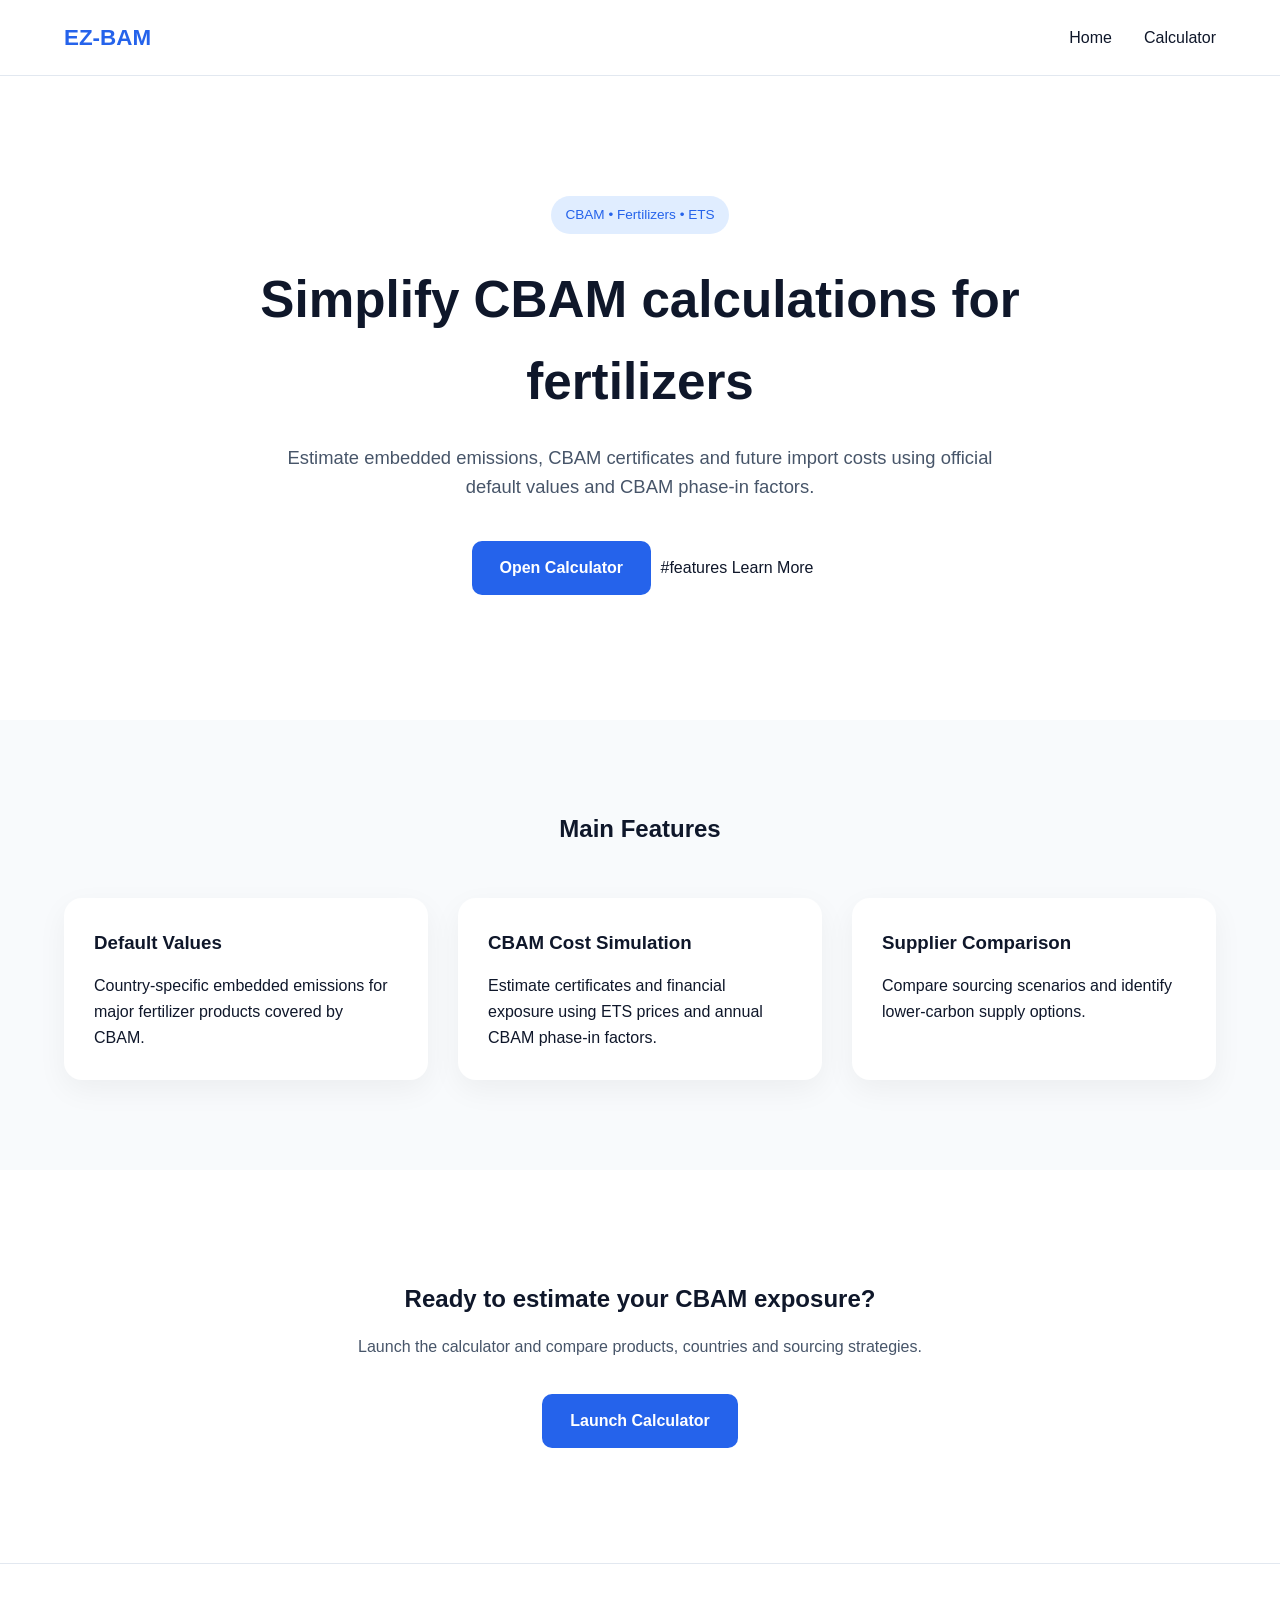
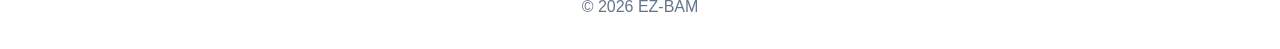
<file: index.html>
<!DOCTYPE html>
<html lang="en">

<head>
    <meta charset="UTF-8">
    <meta name="viewport" content="width=device-width, initial-scale=1.0">
    <title>EZ-BAM | CBAM Fertilizer Calculator</title>

    <link href="./css/style.css" type="text/css" rel="stylesheet">
    
</head>

<body>

    <header>

        <div class="container">

            <nav>

                <div class="logo">
                    EZ-BAM
                </div>

                <div class="menu">
                    <a href="index.html">Home</a>
                    <a href="calculator.html">Calculator</a>
                </div>

            </nav>

        </div>

    </header>

    <section class="hero">

        <div class="container">

            <span class="badge">
                CBAM • Fertilizers • ETS
            </span>

            <h1>
                Simplify CBAM calculations for fertilizers
            </h1>

            <p>
                Estimate embedded emissions, CBAM certificates and future import
                costs using official default values and CBAM phase-in factors.
            </p>

            <div class="hero-buttons">

                <a href="calculator.html" class="btn btn-primary">
                    Open Calculator
                </a>

                #features
                    Learn More
                </a>

            </div>

        </div>

    </section>

    <section id="features" class="features">

        <div class="container">

            <h2 class="section-title">
                Main Features
            </h2>

            <div class="grid">

                <div class="card">

                    <h3>
                        Default Values
                    </h3>

                    <p>
                        Country-specific embedded emissions for major fertilizer
                        products covered by CBAM.
                    </p>

                </div>

                <div class="card">

                    <h3>
                        CBAM Cost Simulation
                    </h3>

                    <p>
                        Estimate certificates and financial exposure using ETS
                        prices and annual CBAM phase-in factors.
                    </p>

                </div>

                <div class="card">

                    <h3>
                        Supplier Comparison
                    </h3>

                    <p>
                        Compare sourcing scenarios and identify lower-carbon
                        supply options.
                    </p>

                </div>

            </div>

        </div>

    </section>

    <section class="cta">

        <div class="container">

            <h2>
                Ready to estimate your CBAM exposure?
            </h2>

            <p>
                Launch the calculator and compare products, countries and
                sourcing strategies.
            </p>

            <a href="calculator.html" class="btn btn-primary">
                Launch Calculator
            </a>

        </div>

    </section>

    <footer>

        <div class="container">
            © 2026 EZ-BAM
        </div>

    </footer>

</body>

</html>
</file>
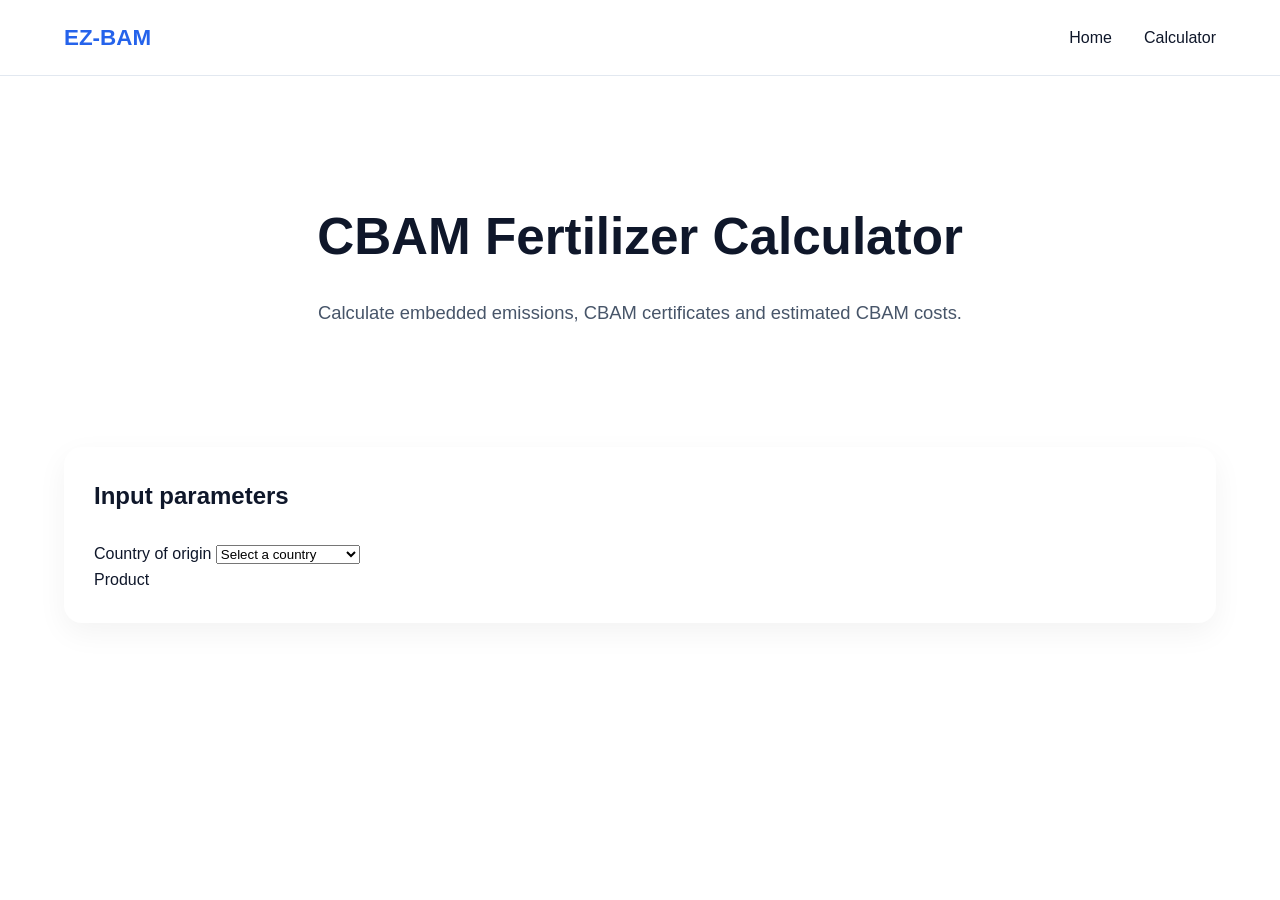
<file: calculator.html>
<!DOCTYPE html>
<html lang="en">

<head>
    <meta charset="UTF-8">
    <meta name="viewport" content="width=device-width, initial-scale=1.0">
    <title>EZ-BAM | Calculator</title>

    <link href="./css/style.css" type="text/css" rel="stylesheet">
    
</head>

<body>

<header>

    <div class="container">

        <nav>

            <div class="logo">
                EZ-BAM
            </div>

            <div class="menu">
                <a href="index.html">Home</a>
                <a href="calculator.html">Calculator</a>
            </div>

        </nav>

    </div>

</header>

<section class="hero">

    <div class="container">

        <h1>
            CBAM Fertilizer Calculator
        </h1>

        <p>
            Calculate embedded emissions, CBAM certificates and estimated CBAM costs.
        </p>

    </div>

</section>

<section class="calculator-section">

    <div class="container">

        <div class="card">

            <h2>Input parameters</h2>

            <br>

            <div class="form-group">
                <label for="country">Country of origin</label>

                <select id="country">

                    <option value="">Select a country</option>

                    <option>Algeria</option>
                    <option>Australia</option>
                    <option>Azerbaijan</option>
                    <option>Belarus</option>
                    <option>Egypt</option>
                    <option>Morocco</option>
                    <option>Qatar</option>
                    <option>Russia</option>
                    <option>Saudi Arabia</option>
                    <option>Trinidad and Tobago</option>

                </select>

            </div>

            <div class="form-group">

                <label for="product">
                    Product
                </label>
</file>
<file: css/style.css>
:root {
    --primary: #0f172a;
    --secondary: #2563eb;
    --accent: #14b8a6;
    --light: #f8fafc;
    --border: #e2e8f0;
}

* {
    margin: 0;
    padding: 0;
    box-sizing: border-box;
}

body {
    font-family: Inter, Arial, sans-serif;
    color: var(--primary);
    background: white;
    line-height: 1.6;
}

.container {
    width: min(1200px, 90%);
    margin: auto;
}

/* HEADER */

header {
    position: sticky;
    top: 0;
    background: white;
    border-bottom: 1px solid var(--border);
    z-index: 100;
}

nav {
    display: flex;
    justify-content: space-between;
    align-items: center;
    height: 75px;
}

.logo {
    font-weight: 700;
    color: var(--secondary);
    font-size: 1.4rem;
}

.menu {
    display: flex;
    gap: 2rem;
}

.menu a {
    text-decoration: none;
    color: var(--primary);
    font-weight: 500;
}

.menu a:hover {
    color: var(--secondary);
}

/* HERO */

.hero {
    padding: 120px 20px;
    text-align: center;
}

.badge {
    display: inline-block;
    background: #e0edff;
    color: var(--secondary);
    padding: 8px 14px;
    border-radius: 99px;
    font-size: 0.85rem;
    margin-bottom: 25px;
}

.hero h1 {
    font-size: 3.2rem;
    max-width: 900px;
    margin: 0 auto 20px;
}

.hero p {
    max-width: 750px;
    margin: auto;
    color: #475569;
    font-size: 1.15rem;
}

.hero-buttons {
    margin-top: 35px;
}

/* BUTTONS */

.btn {
    display: inline-block;
    padding: 14px 28px;
    border-radius: 10px;
    text-decoration: none;
    font-weight: 600;
    margin: 5px;
    transition: .25s;
}

.btn-primary {
    background: var(--secondary);
    color: white;
}

.btn-primary:hover {
    transform: translateY(-2px);
}

.btn-secondary {
    border: 1px solid var(--border);
    color: var(--primary);
}

.btn-secondary:hover {
    background: #f1f5f9;
}

/* FEATURES */

.features {
    background: var(--light);
    padding: 90px 0;
}

.section-title {
    text-align: center;
    margin-bottom: 50px;
}

.grid {
    display: grid;
    gap: 30px;
    grid-template-columns: repeat(auto-fit, minmax(280px, 1fr));
}

.card {
    background: white;
    padding: 30px;
    border-radius: 18px;
    box-shadow: 0 10px 30px rgba(0,0,0,0.05);
}

.card h3 {
    margin-bottom: 15px;
}

/* CTA */

.cta {
    text-align: center;
    padding: 110px 20px;
}

.cta h2 {
    margin-bottom: 15px;
}

.cta p {
    margin-bottom: 30px;
    color: #475569;
}

/* FOOTER */

footer {
    padding: 30px 0;
    text-align: center;
    border-top: 1px solid var(--border);
    color: #64748b;
}

/* MOBILE */

@media (max-width: 768px) {

    nav {
        flex-direction: column;
        height: auto;
        padding: 15px 0;
    }

    .hero h1 {
        font-size: 2rem;
    }

    .menu {
        margin-top: 10px;
    }
}
</file>
